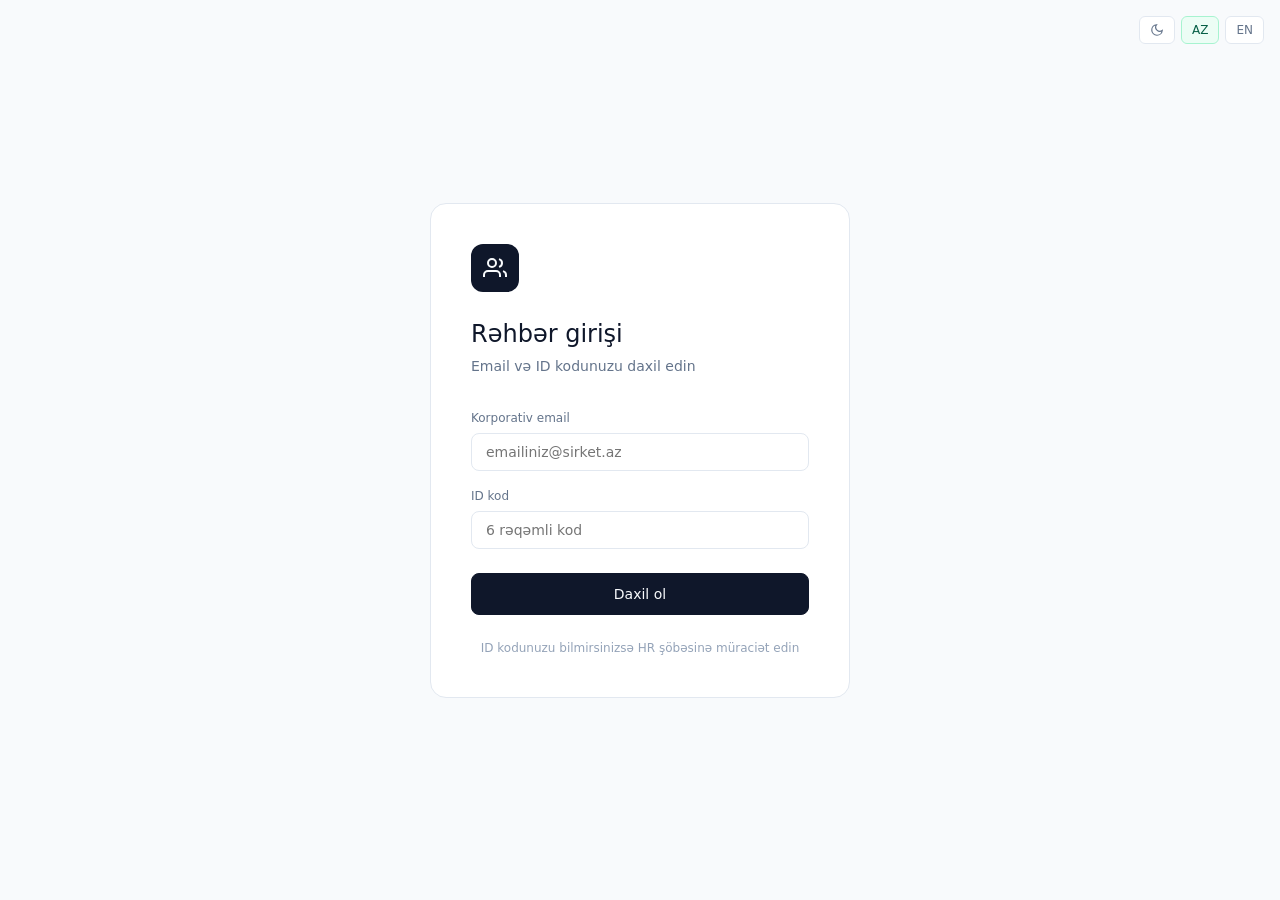
<file: index.html>
<!DOCTYPE html>
<html lang="az">
<head>
  <meta charset="UTF-8">
  <meta name="viewport" content="width=device-width, initial-scale=1.0">
  <title>Potensial Qiymətləndirmə</title>
  <link rel="stylesheet" href="css/style.css">
</head>
<body>
  <!-- Top bar with theme + lang -->
  <div style="position:fixed; top:0; right:0; padding:1rem; display:flex; gap:6px; z-index:20;">
    <button class="toggle-btn theme-btn" onclick="toggleTheme()"></button>
    <button class="toggle-btn lang-btn" data-lang="az" onclick="setLang('az')">AZ</button>
    <button class="toggle-btn lang-btn" data-lang="en" onclick="setLang('en')">EN</button>
  </div>

  <div class="center-page">
    <div class="login-card">
      <div class="icon-box icon-box-dark mb-6">
        <svg width="24" height="24" fill="none" stroke="currentColor" stroke-width="2"><path d="M17 21v-2a4 4 0 0 0-4-4H5a4 4 0 0 0-4 4v2"/><circle cx="9" cy="7" r="4"/><path d="M23 21v-2a4 4 0 0 0-3-3.87"/><path d="M16 3.13a4 4 0 0 1 0 7.75"/></svg>
      </div>
      <h1 class="page-title mb-1" data-i18n="login.title">Rəhbər girişi</h1>
      <p class="text-sm text-sec mb-8" data-i18n="login.subtitle">Email və ID kodunuzu daxil edin</p>

      <div id="error" class="alert alert-warn hidden mb-4">
        <svg viewBox="0 0 24 24" fill="none" stroke="currentColor" stroke-width="2"><circle cx="12" cy="12" r="10"/><line x1="12" y1="8" x2="12" y2="12"/><line x1="12" y1="16" x2="12.01" y2="16"/></svg>
        <span id="errorText"></span>
      </div>

      <label class="field">
        <span class="fl" data-i18n="login.email">Korporativ email</span>
        <input type="email" id="email" data-i18n-ph="login.email.ph" autocomplete="email">
      </label>

      <label class="field">
        <span class="fl" data-i18n="login.code">ID kod</span>
        <input type="text" id="idCode" data-i18n-ph="login.code.ph" autocomplete="off" maxlength="10">
      </label>

      <button class="btn btn-p btn-block mt-2" id="loginBtn" onclick="handleLogin()">
        <span data-i18n="login.btn">Daxil ol</span>
      </button>

      <p class="text-xs text-hint text-center mt-6" data-i18n="login.hint">ID kodunuzu bilmirsinizsə HR şöbəsinə müraciət edin</p>
    </div>
  </div>

  <script src="js/app.js"></script>
  <script>
    initPage();

    // Redirect if already logged in
    if (getSession()) window.location.href = 'dashboard.html';

    async function handleLogin() {
      const email = document.getElementById('email').value.trim();
      const idCode = document.getElementById('idCode').value.trim();
      const errEl = document.getElementById('error');
      const errText = document.getElementById('errorText');
      const btn = document.getElementById('loginBtn');

      if (!email || !idCode) {
        errEl.classList.remove('hidden');
        errText.textContent = t('login.err.empty');
        return;
      }

      if (!API_URL) {
        errEl.classList.remove('hidden');
        errText.textContent = t('login.err.noapi');
        return;
      }

      btn.disabled = true;
      btn.innerHTML = '<span class="spinner"></span>';

      try {
        const data = await api('login', { email, idCode });

        if (data.success) {
          setSession({ email: data.email, name: data.name });
          window.location.href = 'dashboard.html';
        } else {
          errEl.classList.remove('hidden');
          if (data.error === 'NOT_MANAGER') errText.textContent = t('login.err.notmgr');
          else errText.textContent = t('login.err.invalid');
        }
      } catch (e) {
        errEl.classList.remove('hidden');
        errText.textContent = e.message === 'API_NOT_SET' ? t('login.err.noapi') : t('login.err.server');
      }

      btn.disabled = false;
      btn.innerHTML = `<span data-i18n="login.btn">${t('login.btn')}</span>`;
    }

    document.getElementById('idCode').addEventListener('keydown', e => { if (e.key === 'Enter') handleLogin(); });
  </script>
</body>
</html>
</file>
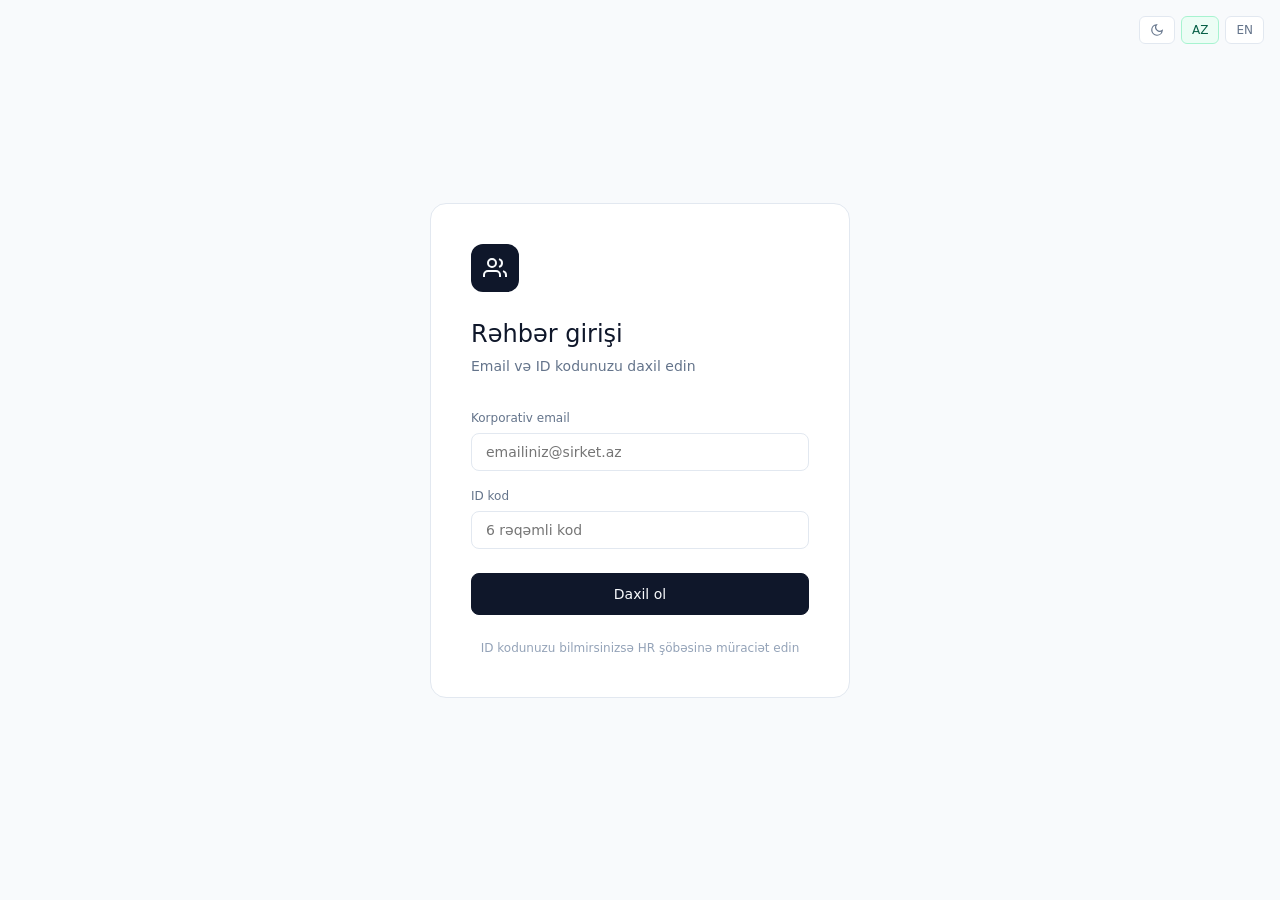
<file: assessment.html>
<!DOCTYPE html>
<html lang="az">
<head>
  <meta charset="UTF-8">
  <meta name="viewport" content="width=device-width, initial-scale=1.0">
  <title>Qiymətləndirmə</title>
  <link rel="stylesheet" href="css/style.css">
</head>
<body>
  <div class="app-header">
    <div class="header-inner">
      <a href="dashboard.html" class="btn btn-ghost" style="padding:0.375rem;">
        <svg width="16" height="16" fill="none" stroke="currentColor" stroke-width="2"><polyline points="15 18 9 12 15 6" transform="scale(0.67)"/></svg>
        <span data-i18n="assess.back">Komandaya qayıt</span>
      </a>
      <div class="flex items-center gap-2">
        <span class="text-xs text-sec" id="counter"></span>
        <button class="toggle-btn theme-btn" onclick="toggleTheme()"></button>
        <button class="toggle-btn lang-btn" data-lang="az" onclick="setLang('az');renderAll();">AZ</button>
        <button class="toggle-btn lang-btn" data-lang="en" onclick="setLang('en');renderAll();">EN</button>
      </div>
    </div>
    <div class="progress-bar"><div class="progress-fill" id="topBar" style="width:0%"></div></div>
  </div>

  <div class="container">
    <div class="card mb-6" id="empCard">
      <div class="flex items-center gap-3">
        <div class="avatar avatar-lg" id="empAvatar"></div>
        <div>
          <div class="font-medium" id="empName"></div>
          <div class="text-sm text-sec" id="empDetails"></div>
        </div>
      </div>
    </div>

    <div id="loading" class="text-center" style="padding:3rem;">
      <div class="spinner" style="margin:0 auto;"></div>
    </div>

    <div id="questionsList"></div>

    <button class="btn btn-p btn-block mt-8" id="submitBtn" onclick="handleSubmit()" disabled>
      <span data-i18n="assess.fill">Bütün suallara cavab verin</span>
    </button>
  </div>

  <div id="toast" class="toast hide"></div>

  <script src="js/app.js"></script>
  <script>
    initPage();
    const session = requireAuth();
    const empIdCode = new URLSearchParams(window.location.search).get('id');
    if (!empIdCode) window.location.href = 'dashboard.html';

    let questions = [];
    let answers = {};
    let employee = null;

    if (session) loadData();

    async function loadData() {
      try {
        const [teamData, qData, aData] = await Promise.all([
          api('team', { email: session.email }),
          api('questions'),
          api('answers', { evaluatorEmail: session.email, employeeIdCode: empIdCode })
        ]);

        const team = teamData.team || [];
        employee = team.find(e => e.idCode === empIdCode);
        if (!employee) return window.location.href = 'dashboard.html';

        questions = qData.questions || [];

        // Load existing answers
        if (aData.answers) {
          aData.answers.forEach(a => { answers[a.questionId] = a.answerIndex; });
        }

        document.getElementById('loading').classList.add('hidden');
        renderAll();
      } catch (e) {
        document.getElementById('loading').innerHTML = `<div class="text-sm text-sec">${t('assess.err')}: ${e.message}</div>`;
      }
    }

    function renderAll() {
      if (!employee) return;
      const lang = getLang();

      document.getElementById('empAvatar').textContent = getInitials(employee.fullName);
      document.getElementById('empName').textContent = employee.fullName;
      document.getElementById('empDetails').textContent =
        (employee.jobTitle || '—') + ' · ' + (employee.department || '—');

      renderQuestions();
      updateProgress();
    }

    function renderQuestions() {
      const lang = getLang();
      document.getElementById('questionsList').innerHTML = questions.map((q, i) => {
        const qText = lang === 'en' && q.textEN ? q.textEN : q.textAZ;
        const cat = lang === 'en' && q.categoryEN ? q.categoryEN : q.categoryAZ;
        const opts = lang === 'en' && q.opts_en ? q.opts_en : q.opts_az;

        return `
          <div class="card" style="margin-bottom:0.75rem;">
            <div class="flex items-center gap-2 mb-2">
              <span class="text-xs text-sec font-medium">${t('assess.q')} ${i + 1} / ${questions.length}</span>
              ${cat ? `<span class="badge badge-em">${cat}</span>` : ''}
            </div>
            <div class="text-sm font-medium mb-4">${qText}</div>
            <div class="opt-group">
              ${opts.map((opt, oi) => `
                <div class="opt-item ${answers[q.id] === oi ? 'sel' : ''}"
                     onclick="pick(${q.id}, ${oi}, this)">
                  <div class="rdot"><div class="rdot-in"></div></div>
                  <span>${opt}</span>
                </div>
              `).join('')}
            </div>
          </div>
        `;
      }).join('');
    }

    function pick(qId, optIdx, el) {
      answers[qId] = optIdx;
      el.parentElement.querySelectorAll('.opt-item').forEach(s => s.classList.remove('sel'));
      el.classList.add('sel');
      updateProgress();
    }

    function updateProgress() {
      const total = questions.length;
      const done = Object.keys(answers).length;
      const pct = total ? Math.round((done / total) * 100) : 0;

      document.getElementById('topBar').style.width = pct + '%';
      document.getElementById('counter').textContent = `${done} / ${total} ${t('assess.answered')}`;

      const btn = document.getElementById('submitBtn');
      if (done === total && total > 0) {
        btn.disabled = false;
        btn.innerHTML = `<span>${t('assess.submit')}</span>`;
      } else {
        btn.disabled = true;
        btn.innerHTML = `<span>${total - done} ${t('assess.remaining')}</span>`;
      }
    }

    async function handleSubmit() {
      const btn = document.getElementById('submitBtn');
      btn.disabled = true;
      btn.innerHTML = `<span class="spinner"></span> ${t('assess.sending')}`;

      try {
        const payload = {
          evaluatorEmail: session.email,
          evaluatorName: session.name,
          employeeIdCode: employee.idCode,
          employeeName: employee.fullName,
          department: employee.department || '',
          answers: JSON.stringify(
            Object.entries(answers).map(([qId, aIdx]) => ({ qId: parseInt(qId), aIdx }))
          )
        };

        const res = await api('submit', payload);

        if (res.success) {
          showToast(t('assess.success'));
          setTimeout(() => window.location.href = 'dashboard.html', 1200);
        } else {
          showToast(res.error || t('assess.err'), true);
          btn.disabled = false;
          btn.innerHTML = `<span>${t('assess.submit')}</span>`;
        }
      } catch (e) {
        showToast(t('assess.err'), true);
        btn.disabled = false;
        btn.innerHTML = `<span>${t('assess.submit')}</span>`;
      }
    }
  </script>
</body>
</html>
</file>
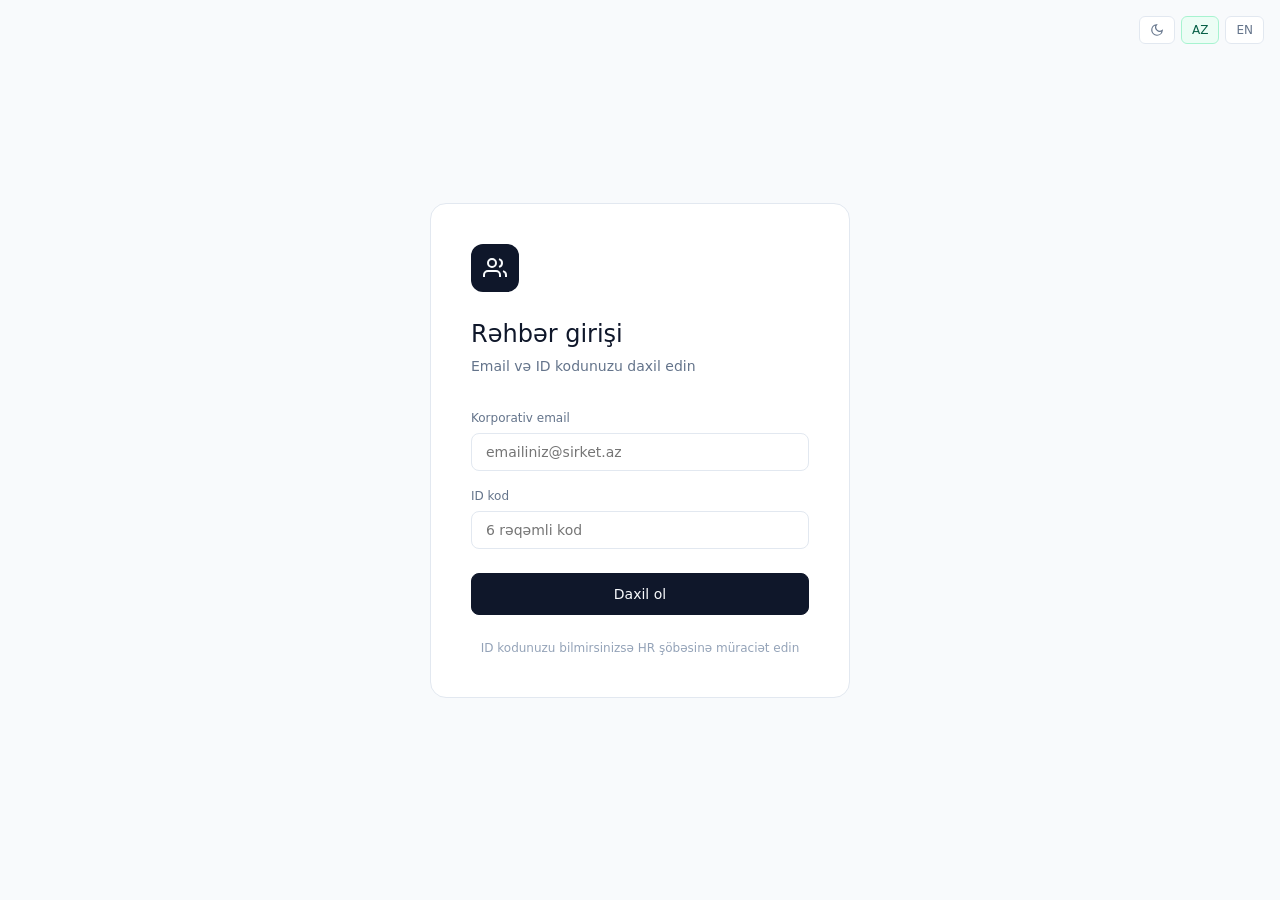
<file: dashboard.html>
<!DOCTYPE html>
<html lang="az">
<head>
  <meta charset="UTF-8">
  <meta name="viewport" content="width=device-width, initial-scale=1.0">
  <title>Komandam</title>
  <link rel="stylesheet" href="css/style.css">
</head>
<body>
  <div class="app-header">
    <div class="header-inner">
      <div class="header-left">
        <div>
          <div class="text-sm font-medium" id="headerName"></div>
          <div class="text-xs text-sec" id="headerEmail"></div>
        </div>
      </div>
      <div class="header-right">
        <button class="toggle-btn theme-btn" onclick="toggleTheme()"></button>
        <button class="toggle-btn lang-btn" data-lang="az" onclick="setLang('az');renderTeam();">AZ</button>
        <button class="toggle-btn lang-btn" data-lang="en" onclick="setLang('en');renderTeam();">EN</button>
        <button class="btn btn-ghost" onclick="handleLogout()" style="margin-left:4px;">
          <svg width="16" height="16" fill="none" stroke="currentColor" stroke-width="2"><path d="M9 21H5a2 2 0 0 1-2-2V5a2 2 0 0 1 2-2h4" transform="scale(0.67)"/><polyline points="16 17 21 12 16 7" transform="scale(0.67)"/><line x1="21" y1="12" x2="9" y2="12" transform="scale(0.67)"/></svg>
        </button>
      </div>
    </div>
    <div class="progress-bar"><div class="progress-fill" id="topBar" style="width:0%"></div></div>
  </div>

  <div class="container">
    <div class="card mb-6" id="progressCard">
      <div class="flex items-center justify-between mb-2">
        <div>
          <div class="text-sm font-medium" data-i18n="dash.progress">İrəliləyiş</div>
          <div class="text-xs text-sec" id="progressText"></div>
        </div>
        <div style="font-size:1.5rem;font-weight:500;" id="progressPct">0%</div>
      </div>
      <div class="progress-bar"><div class="progress-fill" id="progressFill" style="width:0%"></div></div>
    </div>

    <div id="loading" class="text-center text-sec" style="padding:3rem;">
      <div class="spinner mb-2" style="margin:0 auto;"></div>
      <div class="text-sm" data-i18n="dash.loading">Komanda yüklənir...</div>
    </div>

    <div id="teamList"></div>

    <div id="emptyState" class="card text-center hidden" style="padding:3rem;">
      <svg width="32" height="32" fill="none" stroke="currentColor" stroke-width="1.5" style="margin:0 auto 0.75rem;color:var(--text-hint)"><path d="M17 21v-2a4 4 0 0 0-4-4H5a4 4 0 0 0-4 4v2"/><circle cx="9" cy="7" r="4"/></svg>
      <div class="text-sm text-sec" data-i18n="dash.empty">Sizə tabe işçi tapılmadı</div>
    </div>
  </div>

  <div id="toast" class="toast hide"></div>

  <script src="js/app.js"></script>
  <script>
    initPage();
    let team = [];
    const session = requireAuth();

    if (session) {
      document.getElementById('headerName').textContent = session.name;
      document.getElementById('headerEmail').textContent = session.email;
      loadTeam();
    }

    async function loadTeam() {
      try {
        const data = await api('team', { email: session.email });
        team = data.team || [];
        document.getElementById('loading').classList.add('hidden');
        renderTeam();
      } catch (e) {
        document.getElementById('loading').innerHTML = '<div class="text-sm text-sec">Xəta: ' + e.message + '</div>';
      }
    }

    function renderTeam() {
      const lang = getLang();
      if (!team.length) {
        document.getElementById('emptyState').classList.remove('hidden');
        document.getElementById('progressCard').classList.add('hidden');
        return;
      }

      const completed = team.filter(e => e.isComplete).length;
      const pct = Math.round((completed / team.length) * 100);

      document.getElementById('progressText').textContent = `${completed} / ${team.length} ${t('dash.evaluated')}`;
      document.getElementById('progressPct').textContent = pct + '%';
      document.getElementById('progressFill').style.width = pct + '%';
      document.getElementById('topBar').style.width = pct + '%';

      document.getElementById('teamList').innerHTML = team.map(emp => `
        <div class="team-item" onclick="go('${emp.idCode}')">
          <div class="flex items-center gap-3">
            <div class="avatar">${getInitials(emp.fullName)}</div>
            <div>
              <div class="text-sm font-medium">${emp.fullName}</div>
              <div class="text-xs text-sec">${emp.jobTitle || '—'} · ${emp.department || '—'}</div>
            </div>
          </div>
          <div class="flex items-center gap-2">
            ${emp.isComplete
              ? `<span class="badge badge-em">${t('dash.completed')}</span>`
              : `<span class="badge badge-gray">${t('dash.pending')}</span>`
            }
          </div>
        </div>
      `).join('');
    }

    function go(idCode) {
      window.location.href = 'assessment.html?id=' + encodeURIComponent(idCode);
    }

    function handleLogout() {
      clearSession();
      window.location.href = 'index.html';
    }
  </script>
</body>
</html>
</file>
<file: css/style.css>
*, *::before, *::after { box-sizing: border-box; margin: 0; padding: 0; }

:root {
  --bg: #f8fafc; --bg-card: #ffffff; --bg-hover: #f1f5f9; --bg-input: #ffffff;
  --border: #e2e8f0; --border-hover: #94a3b8;
  --text: #0f172a; --text-sec: #64748b; --text-hint: #94a3b8;
  --primary: #0f172a; --primary-h: #1e293b;
  --em: #059669; --em-bg: #ecfdf5; --em-border: #a7f3d0; --em-text: #065f46;
  --warn-bg: #fffbeb; --warn-text: #92400e;
  --err: #dc2626; --err-bg: #fef2f2; --err-border: #fecaca; --err-text: #991b1b;
  --radius: 12px; --radius-sm: 8px;
  --font: -apple-system, BlinkMacSystemFont, "Segoe UI", system-ui, sans-serif;
}

[data-theme="dark"] {
  --bg: #0f172a; --bg-card: #1e293b; --bg-hover: #334155; --bg-input: #1e293b;
  --border: #334155; --border-hover: #475569;
  --text: #f1f5f9; --text-sec: #94a3b8; --text-hint: #64748b;
  --primary: #e2e8f0; --primary-h: #f8fafc;
  --em: #34d399; --em-bg: #064e3b; --em-border: #065f46; --em-text: #a7f3d0;
  --warn-bg: #78350f; --warn-text: #fde68a;
  --err: #f87171; --err-bg: #7f1d1d; --err-border: #991b1b; --err-text: #fecaca;
}

body { font-family: var(--font); background: var(--bg); color: var(--text); line-height: 1.5; min-height: 100vh; transition: background 0.2s, color 0.2s; }
a { color: var(--text); text-decoration: none; }

/* Layout */
.center-page { min-height: 100vh; display: flex; align-items: center; justify-content: center; padding: 2rem 1.5rem; }
.login-card { max-width: 420px; width: 100%; background: var(--bg-card); border: 1px solid var(--border); border-radius: 16px; padding: 2.5rem; }
.container { max-width: 800px; margin: 0 auto; padding: 1.5rem; }

/* Header */
.app-header { background: var(--bg-card); border-bottom: 1px solid var(--border); position: sticky; top: 0; z-index: 10; }
.header-inner { max-width: 800px; margin: 0 auto; padding: 0.75rem 1.5rem; display: flex; align-items: center; justify-content: space-between; gap: 12px; }
.header-left { display: flex; align-items: center; gap: 10px; }
.header-right { display: flex; align-items: center; gap: 6px; }

/* Toggle buttons (theme + lang) */
.toggle-btn { display: inline-flex; align-items: center; gap: 4px; padding: 6px 10px; border-radius: 6px; border: 1px solid var(--border); background: var(--bg-card); color: var(--text-sec); font-size: 0.75rem; font-family: var(--font); cursor: pointer; transition: all 0.15s; }
.toggle-btn:hover { background: var(--bg-hover); color: var(--text); }
.toggle-btn svg { width: 14px; height: 14px; }
.toggle-btn.active { background: var(--em-bg); color: var(--em-text); border-color: var(--em-border); }

/* Typography */
.page-title { font-size: 1.5rem; font-weight: 500; margin-bottom: 0.25rem; }
.page-sub { font-size: 0.875rem; color: var(--text-sec); }
h2 { font-size: 1.125rem; font-weight: 500; }

/* Cards */
.card { background: var(--bg-card); border: 1px solid var(--border); border-radius: var(--radius); padding: 1.25rem; transition: background 0.2s, border-color 0.2s; }
.card + .card { margin-top: 0.75rem; }

/* Stats */
.stats-grid { display: grid; grid-template-columns: repeat(auto-fit, minmax(140px, 1fr)); gap: 0.75rem; margin-bottom: 1.5rem; }
.stat-card { background: var(--bg-card); border: 1px solid var(--border); border-radius: var(--radius); padding: 1rem; }
.stat-label { font-size: 0.6875rem; color: var(--text-sec); text-transform: uppercase; letter-spacing: 0.05em; margin-bottom: 0.25rem; }
.stat-value { font-size: 1.75rem; font-weight: 500; letter-spacing: -0.025em; }
.stat-sub { font-size: 0.6875rem; color: var(--text-hint); margin-top: 0.125rem; }

/* Forms */
input[type="text"], input[type="email"], input[type="password"], textarea, select {
  width: 100%; padding: 0.625rem 0.875rem; border: 1px solid var(--border); border-radius: var(--radius-sm);
  font-size: 0.875rem; font-family: var(--font); background: var(--bg-input); color: var(--text); transition: border-color 0.15s;
}
input:focus, textarea:focus { outline: none; border-color: var(--em); }
label.field { display: block; margin-bottom: 1rem; }
label.field .fl { display: block; font-size: 0.75rem; font-weight: 500; color: var(--text-sec); margin-bottom: 0.375rem; }

/* Buttons */
.btn { display: inline-flex; align-items: center; gap: 6px; padding: 0.625rem 1rem; border-radius: var(--radius-sm); font-size: 0.875rem; font-family: var(--font); font-weight: 500; border: 1px solid var(--border); background: var(--bg-card); cursor: pointer; transition: all 0.15s; color: var(--text); }
.btn:hover { background: var(--bg-hover); }
.btn:active { transform: scale(0.98); }
.btn svg { width: 16px; height: 16px; }
.btn-p { background: var(--primary); color: var(--bg); border-color: var(--primary); }
.btn-p:hover { opacity: 0.9; }
.btn-block { width: 100%; justify-content: center; padding: 0.75rem; }
.btn:disabled { opacity: 0.4; cursor: not-allowed; transform: none; }
.btn-ghost { border: none; background: none; padding: 0.5rem; }

/* Progress */
.progress-bar { height: 4px; background: var(--border); border-radius: 2px; overflow: hidden; }
.progress-fill { height: 100%; background: var(--em); transition: width 0.4s ease; }

/* Badge */
.badge { display: inline-block; padding: 2px 10px; border-radius: 999px; font-size: 0.6875rem; font-weight: 500; }
.badge-em { background: var(--em-bg); color: var(--em-text); }
.badge-gray { background: var(--bg-hover); color: var(--text-sec); }

/* Team List */
.team-item { display: flex; align-items: center; justify-content: space-between; padding: 0.875rem 1.125rem; border: 1px solid var(--border); border-radius: var(--radius); background: var(--bg-card); cursor: pointer; transition: border-color 0.15s; margin-bottom: 0.5rem; }
.team-item:hover { border-color: var(--border-hover); }

/* Avatar */
.avatar { width: 40px; height: 40px; border-radius: 50%; background: var(--bg-hover); display: flex; align-items: center; justify-content: center; font-size: 0.8125rem; font-weight: 500; color: var(--text-sec); flex-shrink: 0; }
.avatar-lg { width: 48px; height: 48px; font-size: 0.9375rem; }

/* Radio Options */
.opt-group { display: flex; flex-direction: column; gap: 0.5rem; }
.opt-item { display: flex; align-items: center; gap: 0.75rem; padding: 0.625rem 0.875rem; border: 1px solid var(--border); border-radius: var(--radius-sm); cursor: pointer; transition: all 0.15s; font-size: 0.875rem; }
.opt-item:hover { background: var(--bg-hover); }
.opt-item.sel { background: var(--em-bg); border-color: var(--em-border); color: var(--em-text); font-weight: 500; }
.rdot { width: 16px; height: 16px; border-radius: 50%; border: 1.5px solid var(--border-hover); flex-shrink: 0; display: flex; align-items: center; justify-content: center; transition: all 0.15s; }
.opt-item.sel .rdot { border-color: var(--em); background: var(--em); }
.rdot-in { width: 6px; height: 6px; border-radius: 50%; background: white; display: none; }
.opt-item.sel .rdot-in { display: block; }

/* Toast */
.toast { position: fixed; top: 1rem; right: 1rem; padding: 0.75rem 1rem; border-radius: var(--radius-sm); font-size: 0.875rem; z-index: 999; display: flex; align-items: center; gap: 0.5rem; animation: fadeIn 0.25s ease; max-width: 360px; }
.toast-ok { background: var(--em-bg); border: 1px solid var(--em-border); color: var(--em-text); }
.toast-err { background: var(--err-bg); border: 1px solid var(--err-border); color: var(--err-text); }
.toast.hide { display: none; }
@keyframes fadeIn { from { opacity: 0; transform: translateY(-8px); } to { opacity: 1; } }

/* Alert */
.alert { padding: 0.875rem 1rem; border-radius: var(--radius-sm); display: flex; gap: 0.625rem; font-size: 0.875rem; align-items: flex-start; }
.alert-warn { background: var(--warn-bg); color: var(--warn-text); border: 1px solid rgba(245,158,11,0.2); }
.alert svg { flex-shrink: 0; width: 18px; height: 18px; margin-top: 1px; }

/* Icon Box */
.icon-box { width: 48px; height: 48px; border-radius: 12px; display: flex; align-items: center; justify-content: center; }
.icon-box-dark { background: var(--primary); color: var(--bg); }

/* Utility */
.flex { display: flex; } .items-center { align-items: center; } .justify-between { justify-content: space-between; }
.gap-2 { gap: 0.5rem; } .gap-3 { gap: 0.75rem; }
.mt-2 { margin-top: 0.5rem; } .mt-4 { margin-top: 1rem; } .mt-6 { margin-top: 1.5rem; } .mt-8 { margin-top: 2rem; }
.mb-1 { margin-bottom: 0.25rem; } .mb-2 { margin-bottom: 0.5rem; } .mb-4 { margin-bottom: 1rem; } .mb-6 { margin-bottom: 1.5rem; } .mb-8 { margin-bottom: 2rem; }
.text-sm { font-size: 0.875rem; } .text-xs { font-size: 0.75rem; }
.text-sec { color: var(--text-sec); } .text-hint { color: var(--text-hint); }
.text-center { text-align: center; }
.font-medium { font-weight: 500; }
.hidden { display: none !important; }

/* Loading Spinner */
.spinner { width: 20px; height: 20px; border: 2px solid var(--border); border-top-color: var(--em); border-radius: 50%; animation: spin 0.6s linear infinite; display: inline-block; }
@keyframes spin { to { transform: rotate(360deg); } }

/* Responsive */
@media (max-width: 600px) {
  .login-card { padding: 1.5rem; }
  .container { padding: 1rem; }
  .header-inner { padding: 0.625rem 1rem; }
  .stats-grid { grid-template-columns: repeat(2, 1fr); }
}
</file>
